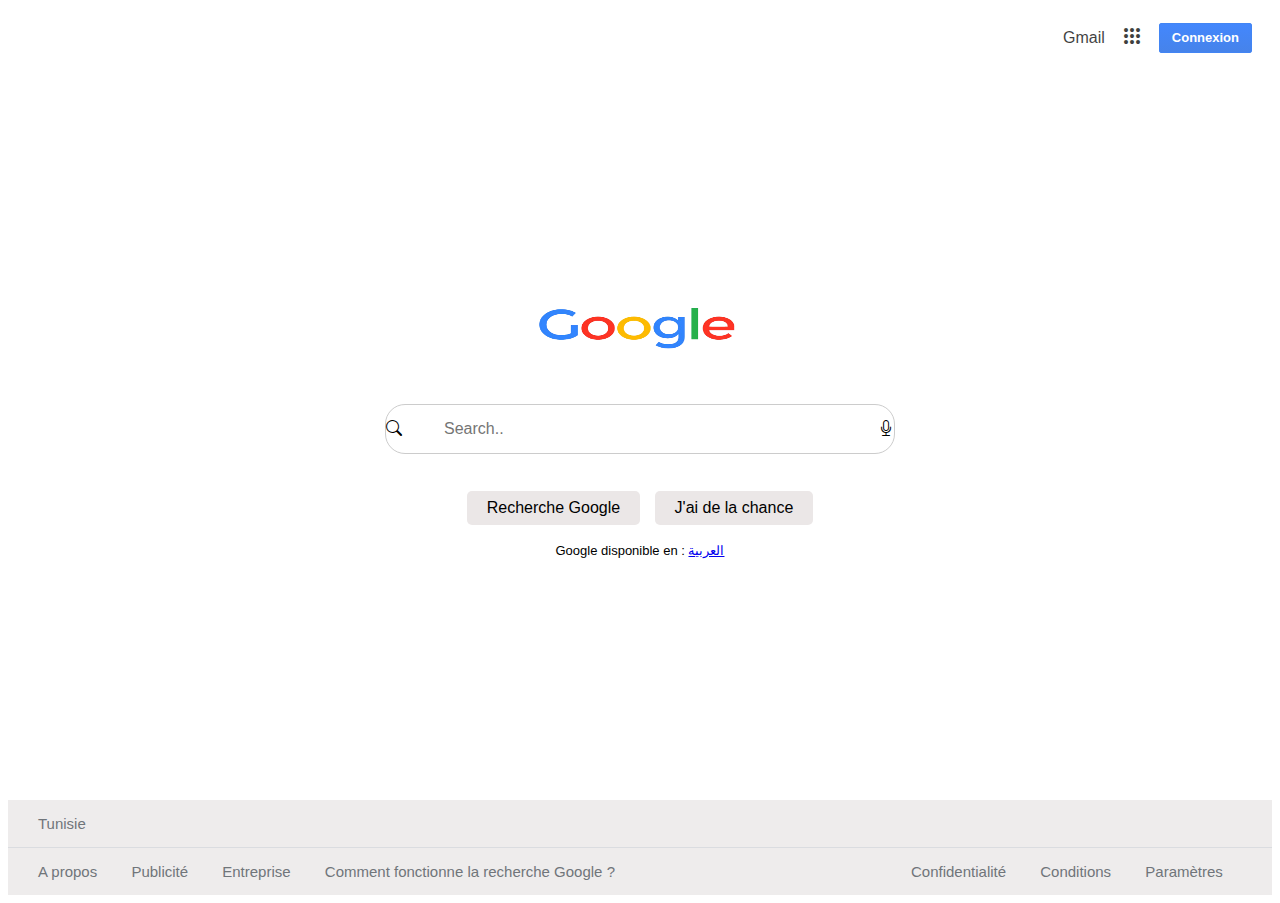
<file: Act-2.4/index.html>
<!DOCTYPE html>
<html lang="en">
<head>
    <meta charset="UTF-8">
    <meta http-equiv="X-UA-Compatible" content="IE=edge">
    <meta name="viewport" content="width=device-width, initial-scale=1.0">
    <link rel="stylesheet" href="https://fonts.googleapis.com/css2?family=Material+Symbols+Outlined:opsz,wght,FILL,GRAD@20..48,100..700,0..1,-50..200" />
    <link rel="stylesheet" href="https://cdn.jsdelivr.net/npm/bootstrap-icons@1.8.3/font/bootstrap-icons.css">
    <link rel="stylesheet" href="main.css">
    <title>Google</title>
    <link rel="icon" href="images/Google-Icon.jpg">
</head>

<header>
    <nav class="navBar">
        <div class="navItem">
            <a href="#" class="navLinks">Gmail</a>
        </div>
        <div class="navItem">    
            <a href="#"class="navLinks symbol"><span class="material-symbols-outlined ">
                apps
                </span>
            </a>
        </div>
        <div class="navItem">
            <button class="navButton">Connexion</button>
        </div>
    </nav>
</header>
<body>
    <div>
        <div class="content">
            <img  src="./images/Google-Logo.png" alt="logo" height="90" width="265" >

            <form>
                 <i class="bi bi-search"></i>
                 <input type="text" name="search" placeholder="Search..">
                 <i class="bi bi-mic"></i>
             </form>
             <div>
               <button> Recherche Google</button> 
               <button> J'ai de la chance</button> 
             </div>
             <p>Google disponible en : <a href="***"> العربية</a> </p>
        </div>
    </div>
</body>
<footer>
    <div class="country">Tunisie</div>
    <div class="footer-items">
        <div>
            <span>A propos</span>&nbsp;
            <span>Publicité</span>&nbsp;
            <span>Entreprise</span>&nbsp;
            <span>Comment fonctionne la recherche Google ?</span>&nbsp;
        </div>
        <div>
            <span>Confidentialité</span>&nbsp;
            <span>Conditions</span>&nbsp;
            <span>Paramètres</span>&nbsp;
        </div>
    </div>
</footer>
</html>
</file>
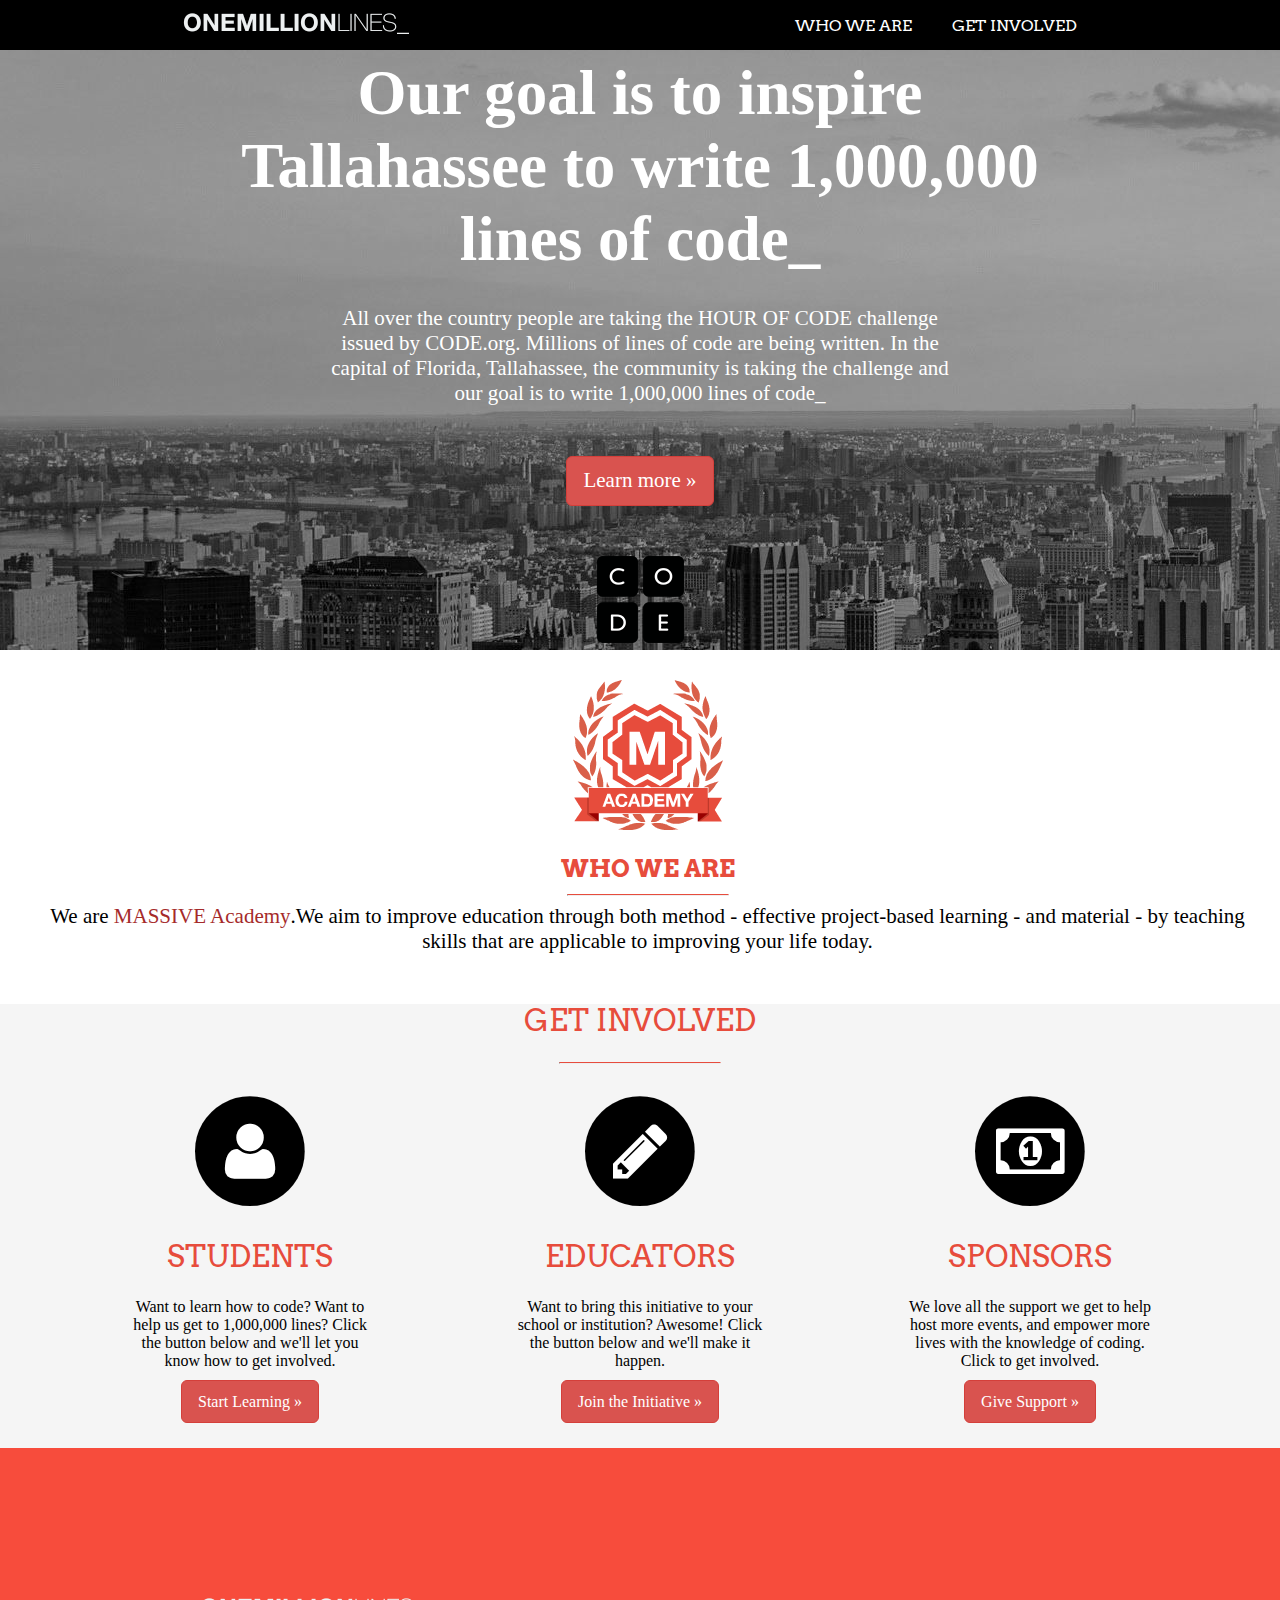
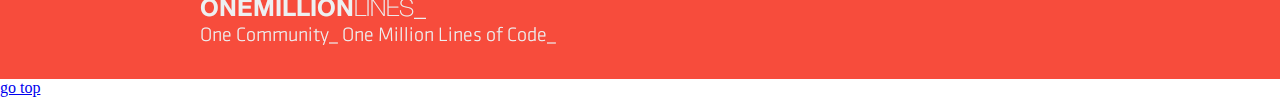
<file: Act-2.2/html-css-exercice-one-million-lines-master/index.html>
<!DOCTYPE html>
<html lang="en">
  <head>
    <meta charset="utf-8">
    <meta http-equiv="X-UA-Compatible" content="IE=edge">
    <meta name="viewport" content="width=device-width, initial-scale=1">
    <!-- The above 3 meta tags *must* come first in the head; any other head content must come *after* these tags -->
    <meta name="description" content="">
    <meta name="author" content="">

    <title>One Million Lines</title>

    <link rel="stylesheet" type="text/css" href="http://fonts.googleapis.com/css?family=Arvo">
    <link rel="stylesheet" type="text/css" href="fonts/font-awesome/css/font-awesome.min.css">


    <!-- Custom styles for this template -->
    <link href="css/custom.css" rel="stylesheet">
  </head>

  <body>

    <nav class="navbar">
        <div>
          <img src="images/top-logo.png" alt="top-logo">
        </div>
        <div class="navbar_items">
         
            <a href="">WHO WE ARE</a>
            <a href="">GET INVOLVED</a>
          
        </div>

    </nav>

    <div id="home">
      
        <h1>Our goal is to inspire<br>
        Tallahassee to write 1,000,000 <br>
        lines of code_
        </h1>
        <p>All over the country people are taking the <strong>HOUR OF CODE</strong> challenge issued by <strong>CODE.org</strong>. 
          Millions of lines of code are being written. In the capital of Florida, Tallahassee, 
          the community is taking the challenge and our goal is to write 1,000,000 lines of code_
        </p>
        <p>
          <a href="" class="btn">Learn more »</a>
        </p>
        <img src="images/code.png" alt="code">
      
    </div>

    <div id="who">
      <img src="images/academy-brand-med.png" alt="academy-brand-med">
      <h2>WHO WE ARE</h2>
      <hr>
      <p>
        We are <strong style="color:brown">MASSIVE Academy</strong>.We aim to improve education through both method - effective project-based learning - 
        and material - by teaching skills that are applicable to improving your life today.
      </p>
    </div><!-- /#who -->

    <div id="get-involved">
        
        <h2> GET INVOLVED </h2>
        <hr>
        <div class="container">
          <div>
            <span class="fa-stack fa-4x">
              <i class="fa fa-circle fa-stack-2x"></i>
              <i class="fa fa-user fa-stack-1x fa-inverse"></i>
            </span>
            <h3>STUDENTS</h3>
            <p>Want to learn how to code? Want to help us get to 1,000,000 lines? Click the button below and we'll let you know how to get involved.</p>
            <p><a href="" class="btn">Start Learning »</a></p>
          </div>
          <div>
            <span class="fa-stack fa-4x">
              <i class="fa fa-circle fa-stack-2x"></i>
              <i class="fa fa-pencil fa-stack-1x fa-inverse"></i>
            </span>
            <h3>EDUCATORS</h3>
            <p>Want to bring this initiative to your school or institution? Awesome! Click the button below and we'll make it happen.</p>
            <p><a href="" class="btn">Join the Initiative »</a></p>
          </div>
          <div>
            <span class="fa-stack fa-4x">
              <i class="fa fa-circle fa-stack-2x"></i>
              <i class="fa fa-money fa-stack-1x fa-inverse"></i>
            </span>
            <h3>SPONSORS</h3>
            <p>We love all the support we get to help host more events, and empower more lives with the knowledge of coding. Click to get involved.</p>
            <p><a href="" class="btn">Give Support »</a></p>
          </div>   
     </div>
      
      
    </div><!-- /#get-involved -->

    <footer>
      <div>
        <img src="images/one-million-bottom-brand.png" alt=""one-million>
      </div>
    </footer>

    <div id="back-to-top">
      <a href="#home">go top </a>
    </div><!-- /#back-to-top -->

  </body>
</html>
</file>
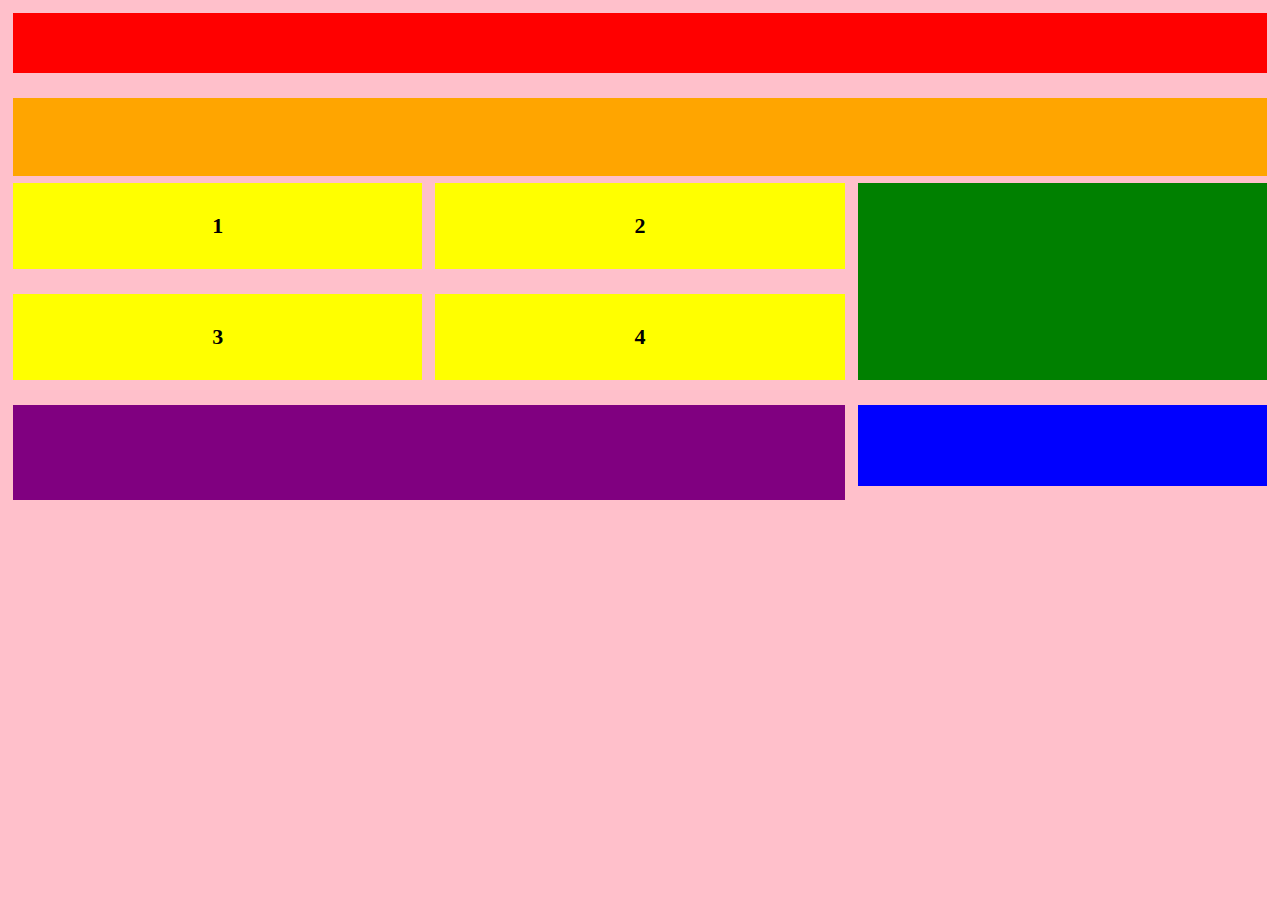
<file: Act-2.2/accordeon.html>
<!DOCTYPE html>
<html lang="en">
<head>
    <meta charset="UTF-8">
    <meta http-equiv="X-UA-Compatible" content="IE=edge">
    <meta name="viewport" content="width=device-width, initial-scale=1.0">
    <link rel="stylesheet" href="accordeon.css">
    <title>Accordeon</title>
</head>
<body>
    <div class="container">
       <div class="child child1"></div>
       <div class="child child2"></div>
       <div class="child child3">1</div>
       <div class="child child4">2</div>
       <div class="child child5"></div>
       <div class="child child6">3</div>
       <div class="child child7">4</div>
       <div class="child child8"></div>
       <div class="child child9"></div>
       <div class="child child10"></div>
      
    </div>
</body>
</html>
</file>
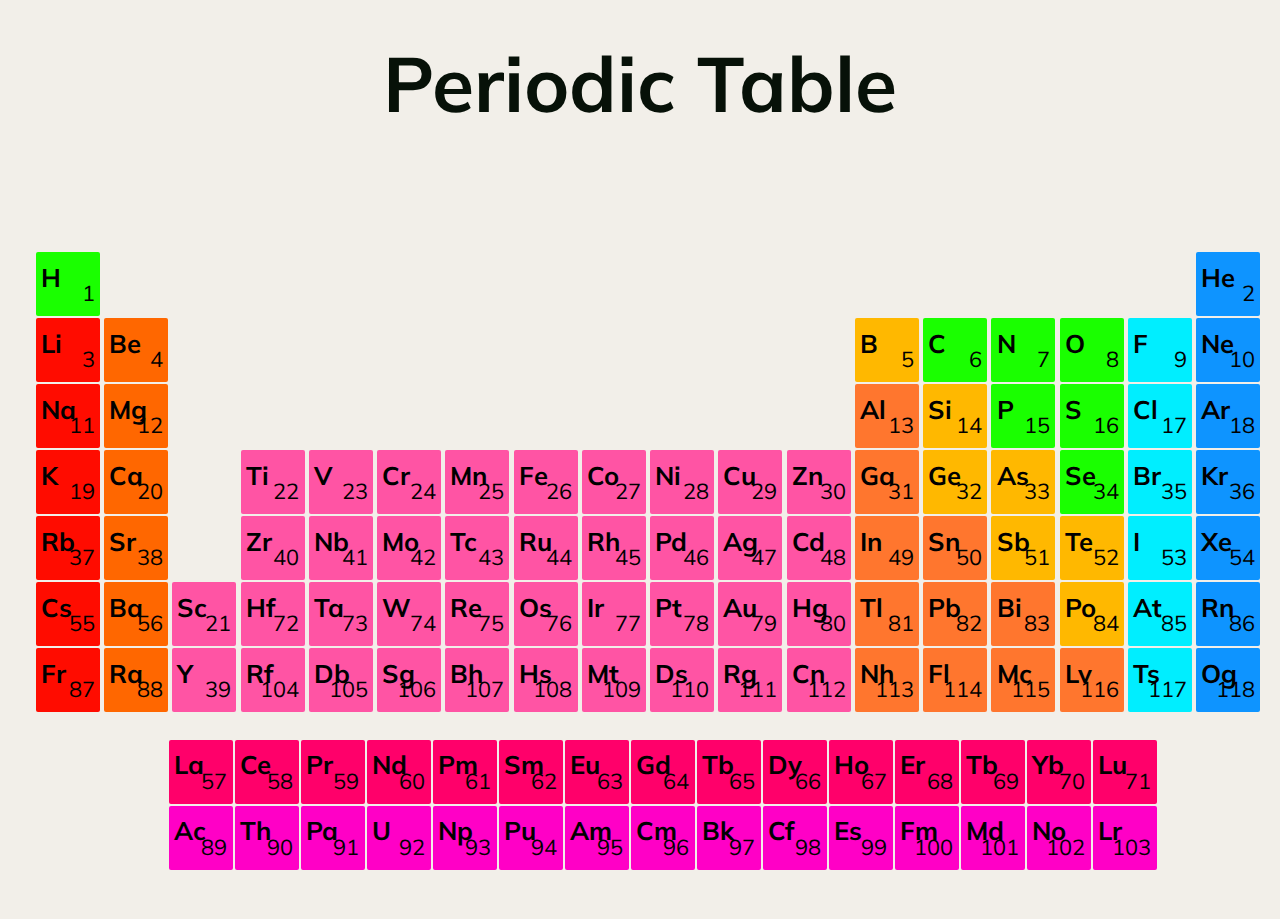
<file: Act-2.2/responsiveMendeleiv.html>
<!DOCTYPE html>
<html lang="en">
<head>
    <meta charset="UTF-8">
    <meta http-equiv="X-UA-Compatible" content="IE=edge">
    <meta name="viewport" content="width=device-width, initial-scale=1.0">
    <link rel="stylesheet" href="responsiveMendeleiv.css">
    <title>Periodic Table</title>
</head>
<body>
    <div class="top">
        <h1 class="title">Periodic Table</h1>
        <div class="group-label"></div>
      </div>
      <div class="full-table">
        <div class="main-table">
          <div class="group">
            <div class="element other-non-metal">
              <p class="number">1</p>
              <h1 class="symbol">H</h1>
            </div>
            <div class="element alkali-metal">
              <p class="number">3</p>
              <h1 class="symbol">Li</h1>
            </div>
            <div class="element alkali-metal">
              <p class="number">11</p>
              <h1 class="symbol">Na</h1>
            </div>
            <div class="element alkali-metal">
              <p class="number">19</p>
              <h1 class="symbol">K</h1>
            </div>
            <div class="element alkali-metal">
              <p class="number">37</p>
              <h1 class="symbol">Rb</h1>
            </div>
            <div class="element alkali-metal">
              <p class="number">55</p>
              <h1 class="symbol">Cs</h1>
            </div>
            <div class="element alkali-metal">
              <p class="number">87</p>
              <h1 class="symbol">Fr</h1>
            </div>
          </div>
          <div class="group">
            <div class="element alkaline-earth-metal">
              <p class="number">4</p>
              <h1 class="symbol">Be</h1>
            </div>
            <div class="element alkaline-earth-metal">
              <p class="number">12</p>
              <h1 class="symbol">Mg</h1>
            </div>
            <div class="element alkaline-earth-metal">
              <p class="number">20</p>
              <h1 class="symbol">Ca</h1>
            </div>
            <div class="element alkaline-earth-metal">
              <p class="number">38</p>
              <h1 class="symbol">Sr</h1>
            </div>
            <div class="element alkaline-earth-metal">
              <p class="number">56</p>
              <h1 class="symbol">Ba</h1>
            </div>
            <div class="element alkaline-earth-metal">
              <p class="number">88</p>
              <h1 class="symbol">Ra</h1>
            </div>
          </div>
          <div class="group">
            <div class="element transition-metal">
              <p class="number">21</p>
              <h1 class="symbol">Sc</h1>
            </div>
            <div class="element transition-metal">
              <p class="number">39</p>
              <h1 class="symbol">Y</h1>
            </div>
            <a id="lanthanoids-holder" class="holder" title="Lanthanoids" href="https://www.dylanbyars.com"></a>
            <a id="actinoids-holder" class="holder" title="Actinoids" href="https://github.com/dbyars">
            </a>
          </div>
          <div class="group">
            <div class="element transition-metal">
              <p class="number">22</p>
              <h1 class="symbol">Ti</h1>
            </div>
            <div class="element transition-metal">
              <p class="number">40</p>
              <h1 class="symbol">Zr</h1>
            </div>
            <div class="element transition-metal">
              <p class="number">72</p>
              <h1 class="symbol">Hf</h1>
            </div>
            <div class="element transition-metal">
              <p class="number">104</p>
              <h1 class="symbol">Rf</h1>
            </div>
          </div>
          <div class="group">
            <div class="element transition-metal">
              <p class="number">23</p>
              <h1 class="symbol">V</h1>
            </div>
            <div class="element transition-metal">
              <p class="number">41</p>
              <h1 class="symbol">Nb</h1>
            </div>
            <div class="element transition-metal">
              <p class="number">73</p>
              <h1 class="symbol">Ta</h1>
            </div>
            <div class="element transition-metal">
              <p class="number">105</p>
              <h1 class="symbol">Db</h1>
            </div>
          </div>
          <div class="group">
            <div class="element transition-metal">
              <p class="number">24</p>
              <h1 class="symbol">Cr</h1>
            </div>
            <div class="element transition-metal">
              <p class="number">42</p>
              <h1 class="symbol">Mo</h1>
            </div>
            <div class="element transition-metal">
              <p class="number">74</p>
              <h1 class="symbol">W</h1>
            </div>
            <div class="element transition-metal">
              <p class="number">106</p>
              <h1 class="symbol">Sg</h1>
            </div>
          </div>
          <div class="group">
            <div class="element transition-metal">
              <p class="number">25</p>
              <h1 class="symbol">Mn</h1>
            </div>
            <div class="element transition-metal">
              <p class="number">43</p>
              <h1 class="symbol">Tc</h1>
            </div>
            <div class="element transition-metal">
              <p class="number">75</p>
              <h1 class="symbol">Re</h1>
            </div>
            <div class="element transition-metal">
              <p class="number">107</p>
              <h1 class="symbol">Bh</h1>
            </div>
          </div>
          <div class="group">
            <div class="element transition-metal">
              <p class="number">26</p>
              <h1 class="symbol">Fe</h1>
            </div>
            <div class="element transition-metal">
              <p class="number">44</p>
              <h1 class="symbol">Ru</h1>
            </div>
            <div class="element transition-metal">
              <p class="number">76</p>
              <h1 class="symbol">Os</h1>
            </div>
            <div class="element transition-metal">
              <p class="number">108</p>
              <h1 class="symbol">Hs</h1>
            </div>
          </div>
          <div class="group">
            <div class="element transition-metal">
              <p class="number">27</p>
              <h1 class="symbol">Co</h1>
            </div>
            <div class="element transition-metal">
              <p class="number">45</p>
              <h1 class="symbol">Rh</h1>
            </div>
            <div class="element transition-metal">
              <p class="number">77</p>
              <h1 class="symbol">Ir</h1>
            </div>
            <div class="element transition-metal">
              <p class="number">109</p>
              <h1 class="symbol">Mt</h1>
            </div>
          </div>
          <div class="group">
            <div class="element transition-metal">
              <p class="number">28</p>
              <h1 class="symbol">Ni</h1>
            </div>
            <div class="element transition-metal">
              <p class="number">46</p>
              <h1 class="symbol">Pd</h1>
            </div>
            <div class="element transition-metal">
              <p class="number">78</p>
              <h1 class="symbol">Pt</h1>
            </div>
            <div class="element transition-metal">
              <p class="number">110</p>
              <h1 class="symbol">Ds</h1>
            </div>
          </div>
          <div class="group">
            <div class="element transition-metal">
              <p class="number">29</p>
              <h1 class="symbol">Cu</h1>
            </div>
            <div class="element transition-metal">
              <p class="number">47</p>
              <h1 class="symbol">Ag</h1>
            </div>
            <div class="element transition-metal">
              <p class="number">79</p>
              <h1 class="symbol">Au</h1>
            </div>
            <div class="element transition-metal">
              <p class="number">111</p>
              <h1 class="symbol">Rg</h1>
            </div>
          </div>
          <div class="group">
            <div class="element transition-metal">
              <p class="number">30</p>
              <h1 class="symbol">Zn</h1>
            </div>
            <div class="element transition-metal">
              <p class="number">48</p>
              <h1 class="symbol">Cd</h1>
            </div>
            <div class="element transition-metal">
              <p class="number">80</p>
              <h1 class="symbol">Hg</h1>
            </div>
            <div class="element transition-metal">
              <p class="number">112</p>
              <h1 class="symbol">Cn</h1>
            </div>
          </div>
          <div class="group">
            <div class="element metalloid">
              <p class="number">5</p>
              <h1 class="symbol">B</h1>
            </div>
            <div class="element post-transition-metal">
              <p class="number">13</p>
              <h1 class="symbol">Al</h1>
            </div>
            <div class="element post-transition-metal">
              <p class="number">31</p>
              <h1 class="symbol">Ga</h1>
            </div>
            <div class="element post-transition-metal">
              <p class="number">49</p>
              <h1 class="symbol">In</h1>
            </div>
            <div class="element post-transition-metal">
              <p class="number">81</p>
              <h1 class="symbol">Tl</h1>
            </div>
            <div class="element post-transition-metal">
              <p class="number">113</p>
              <h1 class="symbol">Nh</h1>
            </div>
          </div>
          <div class="group">
            <div class="element other-non-metal">
              <p class="number">6</p>
              <h1 class="symbol">C</h1>
            </div>
            <div class="element metalloid">
              <p class="number">14</p>
              <h1 class="symbol">Si</h1>
            </div>
            <div class="element metalloid">
              <p class="number">32</p>
              <h1 class="symbol">Ge</h1>
            </div>
            <div class="element post-transition-metal">
              <p class="number">50</p>
              <h1 class="symbol">Sn</h1>
            </div>
            <div class="element post-transition-metal">
              <p class="number">82</p>
              <h1 class="symbol">Pb</h1>
            </div>
            <div class="element post-transition-metal">
              <p class="number">114</p>
              <h1 class="symbol">Fl</h1>
            </div>
          </div>
          <div class="group">
            <div class="element other-non-metal">
              <p class="number">7</p>
              <h1 class="symbol">N</h1>
            </div>
            <div class="element other-non-metal">
              <p class="number">15</p>
              <h1 class="symbol">P</h1>
            </div>
            <div class="element metalloid">
              <p class="number">33</p>
              <h1 class="symbol">As</h1>
            </div>
            <div class="element metalloid">
              <p class="number">51</p>
              <h1 class="symbol">Sb</h1>
            </div>
            <div class="element post-transition-metal">
              <p class="number">83</p>
              <h1 class="symbol">Bi</h1>
            </div>
            <div class="element post-transition-metal">
              <p class="number">115</p>
              <h1 class="symbol">Mc</h1>
            </div>
          </div>
          <div class="group">
            <div class="element other-non-metal">
              <p class="number">8</p>
              <h1 class="symbol">O</h1>
            </div>
            <div class="element other-non-metal">
              <p class="number">16</p>
              <h1 class="symbol">S</h1>
            </div>
            <div class="element other-non-metal">
              <p class="number">34</p>
              <h1 class="symbol">Se</h1>
            </div>
            <div class="element metalloid">
              <p class="number">52</p>
              <h1 class="symbol">Te</h1>
            </div>
            <div class="element metalloid">
              <p class="number">84</p>
              <h1 class="symbol">Po</h1>
            </div>
            <div class="element post-transition-metal">
              <p class="number">116</p>
              <h1 class="symbol">Lv</h1>
            </div>
          </div>
          <div class="group">
            <div class="element halogen">
              <p class="number">9</p>
              <h1 class="symbol">F</h1>
            </div>
            <div class="element halogen">
              <p class="number">17</p>
              <h1 class="symbol">Cl</h1>
            </div>
            <div class="element halogen">
              <p class="number">35</p>
              <h1 class="symbol">Br</h1>
            </div>
            <div class="element halogen">
              <p class="number">53</p>
              <h1 class="symbol">I</h1>
            </div>
            <div class="element halogen">
              <p class="number">85</p>
              <h1 class="symbol">At</h1>
            </div>
            <div class="element halogen">
              <p class="number">117</p>
              <h1 class="symbol">Ts</h1>
            </div>
          </div>
          <div class="group">
            <div class="element noble-gas">
              <p class="number">2</p>
              <h1 class="symbol">He</h1>
            </div>
            <div class="element noble-gas">
              <p class="number">10</p>
              <h1 class="symbol">Ne</h1>
            </div>
            <div class="element noble-gas">
              <p class="number">18</p>
              <h1 class="symbol">Ar</h1>
            </div>
            <div class="element noble-gas">
              <p class="number">36</p>
              <h1 class="symbol">Kr</h1>
            </div>
            <div class="element noble-gas">
              <p class="number">54</p>
              <h1 class="symbol">Xe</h1>
            </div>
            <div class="element noble-gas">
              <p class="number">86</p>
              <h1 class="symbol">Rn</h1>
            </div>
            <div class="element noble-gas">
              <p class="number">118</p>
              <h1 class="symbol">Og</h1>
            </div>
          </div>
        </div>
        <div class="f-block">
          <div id="lanthanoids" class="series">
            <div class="element rare-earth">
              <p class="number">57</p>
              <h1 class="symbol">La</h1>
            </div>
            <div class="element rare-earth">
              <p class="number">58</p>
              <h1 class="symbol">Ce</h1>
            </div>
            <div class="element rare-earth">
              <p class="number">59</p>
              <h1 class="symbol">Pr</h1>
            </div>
            <div class="element rare-earth">
              <p class="number">60</p>
              <h1 class="symbol">Nd</h1>
            </div>
            <div class="element rare-earth">
              <p class="number">61</p>
              <h1 class="symbol">Pm</h1>
            </div>
            <div class="element rare-earth">
              <p class="number">62</p>
              <h1 class="symbol">Sm</h1>
            </div>
            <div class="element rare-earth">
              <p class="number">63</p>
              <h1 class="symbol">Eu</h1>
            </div>
            <div class="element rare-earth">
              <p class="number">64</p>
              <h1 class="symbol">Gd</h1>
            </div>
            <div class="element rare-earth">
              <p class="number">65</p>
              <h1 class="symbol">Tb</h1>
            </div>
            <div class="element rare-earth">
              <p class="number">66</p>
              <h1 class="symbol">Dy</h1>
            </div>
            <div class="element rare-earth">
              <p class="number">67</p>
              <h1 class="symbol">Ho</h1>
            </div>
            <div class="element rare-earth">
              <p class="number">68</p>
              <h1 class="symbol">Er</h1>
            </div>
            <div class="element rare-earth">
              <p class="number">69</p>
              <h1 class="symbol">Tb</h1>
            </div>
            <div class="element rare-earth">
              <p class="number">70</p>
              <h1 class="symbol">Yb</h1>
            </div>
            <div class="element rare-earth">
              <p class="number">71</p>
              <h1 class="symbol">Lu</h1>
            </div>
          </div>
          <div id="actinoids" class="series">
            <div class="element actinoid">
              <p class="number">89</p>
              <h1 class="symbol">Ac</h1>
            </div>
            <div class="element actinoid">
              <p class="number">90</p>
              <h1 class="symbol">Th</h1>
            </div>
            <div class="element actinoid">
              <p class="number">91</p>
              <h1 class="symbol">Pa</h1>
            </div>
            <div class="element actinoid">
              <p class="number">92</p>
              <h1 class="symbol">U</h1>
            </div>
            <div class="element actinoid">
              <p class="number">93</p>
              <h1 class="symbol">Np</h1>
            </div>
            <div class="element actinoid">
              <p class="number">94</p>
              <h1 class="symbol">Pu</h1>
            </div>
            <div class="element actinoid">
              <p class="number">95</p>
              <h1 class="symbol">Am</h1>
            </div>
            <div class="element actinoid">
              <p class="number">96</p>
              <h1 class="symbol">Cm</h1>
            </div>
            <div class="element actinoid">
              <p class="number">97</p>
              <h1 class="symbol">Bk</h1>
            </div>
            <div class="element actinoid">
              <p class="number">98</p>
              <h1 class="symbol">Cf</h1>
            </div>
            <div class="element actinoid">
              <p class="number">99</p>
              <h1 class="symbol">Es</h1>
            </div>
            <div class="element actinoid">
              <p class="number">100</p>
              <h1 class="symbol">Fm</h1>
            </div>
            <div class="element actinoid">
              <p class="number">101</p>
              <h1 class="symbol">Md</h1>
            </div>
            <div class="element actinoid">
              <p class="number">102</p>
              <h1 class="symbol">No</h1>
            </div>
            <div class="element actinoid">
              <p class="number">103</p>
              <h1 class="symbol">Lr</h1>
            </div>
          </div>
        </div>
      </div>
  
</body>
</html>
</file>
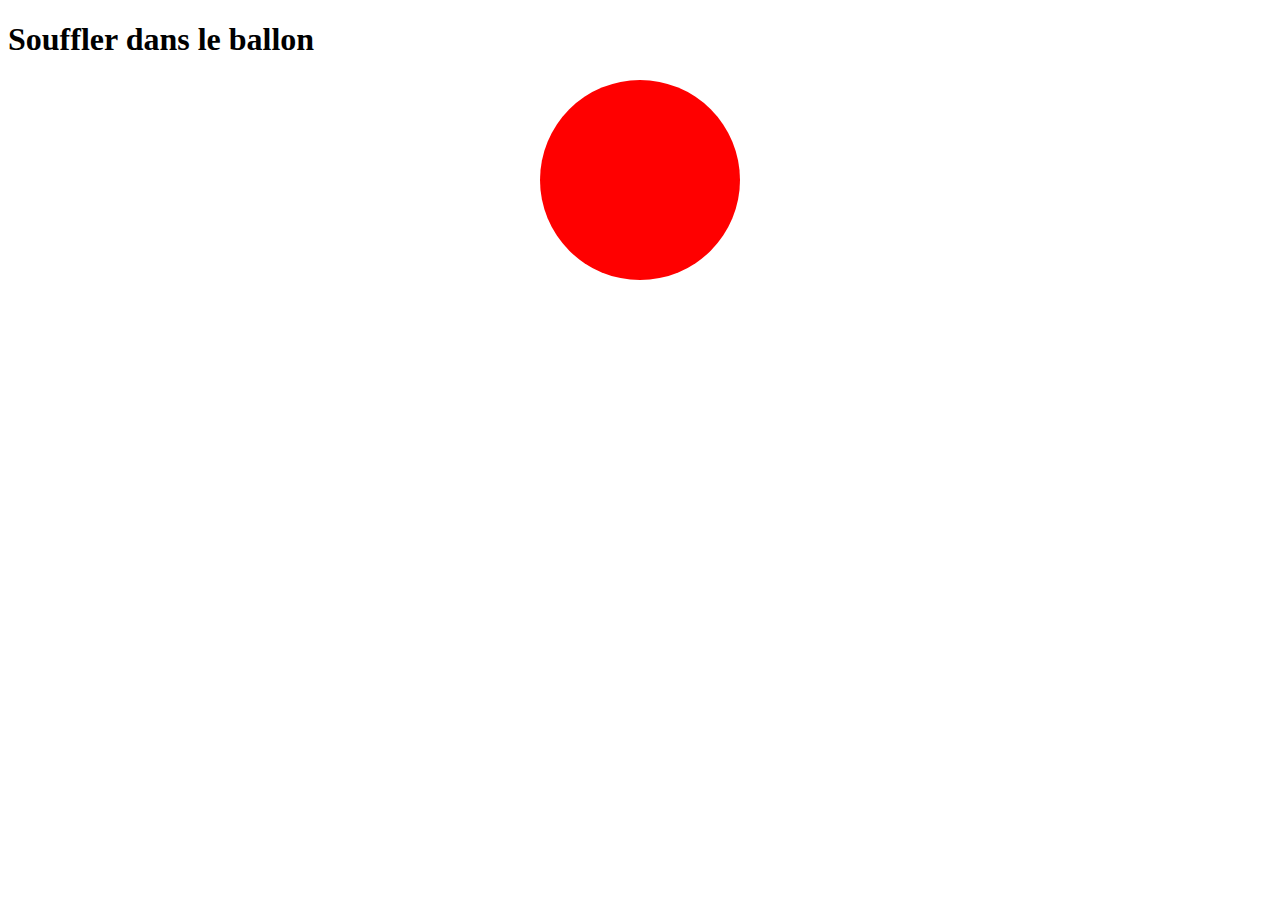
<file: Act-2.5/Act2.5.3/ballon.html>
<!DOCTYPE html>
<html lang="en">
<head>
    <meta charset="UTF-8">
    <meta http-equiv="X-UA-Compatible" content="IE=edge">
    <meta name="viewport" content="width=device-width, initial-scale=1.0">
    <title>Document</title>
    <script src="https://code.jquery.com/jquery-3.6.0.min.js" integrity="sha256-/xUj+3OJU5yExlq6GSYGSHk7tPXikynS7ogEvDej/m4=" crossorigin="anonymous"></script>
</head>
<body>
    <h1 >Souffler dans le ballon</h1>
    <div class="ballon" style="display: box;width:200px;height:200px;background-color:red;border-radius:50%;margin: auto;"></div>


    <script>
      let nbpixel=200;
      let colors=['red', 'green', 'blue'];
      let i=0;
        $(document).ready(
            
            $('.ballon').on('click', function() {
                //alert("Quelqu'un a cliqué sur le ballon!")
                
                i++;
                if(i==3){
                    i=0;
                }
                    //console.log(i);
                    $(this).css('background-color',colors[i]);
                    if(nbpixel<420){
                         
                        $(this).height(nbpixel);
                        console.log($(this).height())
                        $(this).width(nbpixel);
                        nbpixel+=10;
                    }else {
                        nbpixel=200;
                    }
                
             }
            ),

            $('.ballon').on('mouseleave',(function() {
                //alert("Quelqu'un a cliqué sur le ballon!")
                if (nbpixel > 200) {
                $(this).width(nbpixel-=5);
                $(this).height(nbpixel-=5);
                if(i == 0){
                    i = 2;
                }else{
                    i = i - 1;
                }
                $(this).css('background-color', colors[i]);
            }
 
        }) )
   
         )


    </script>
    
</body>
</html>
</file>
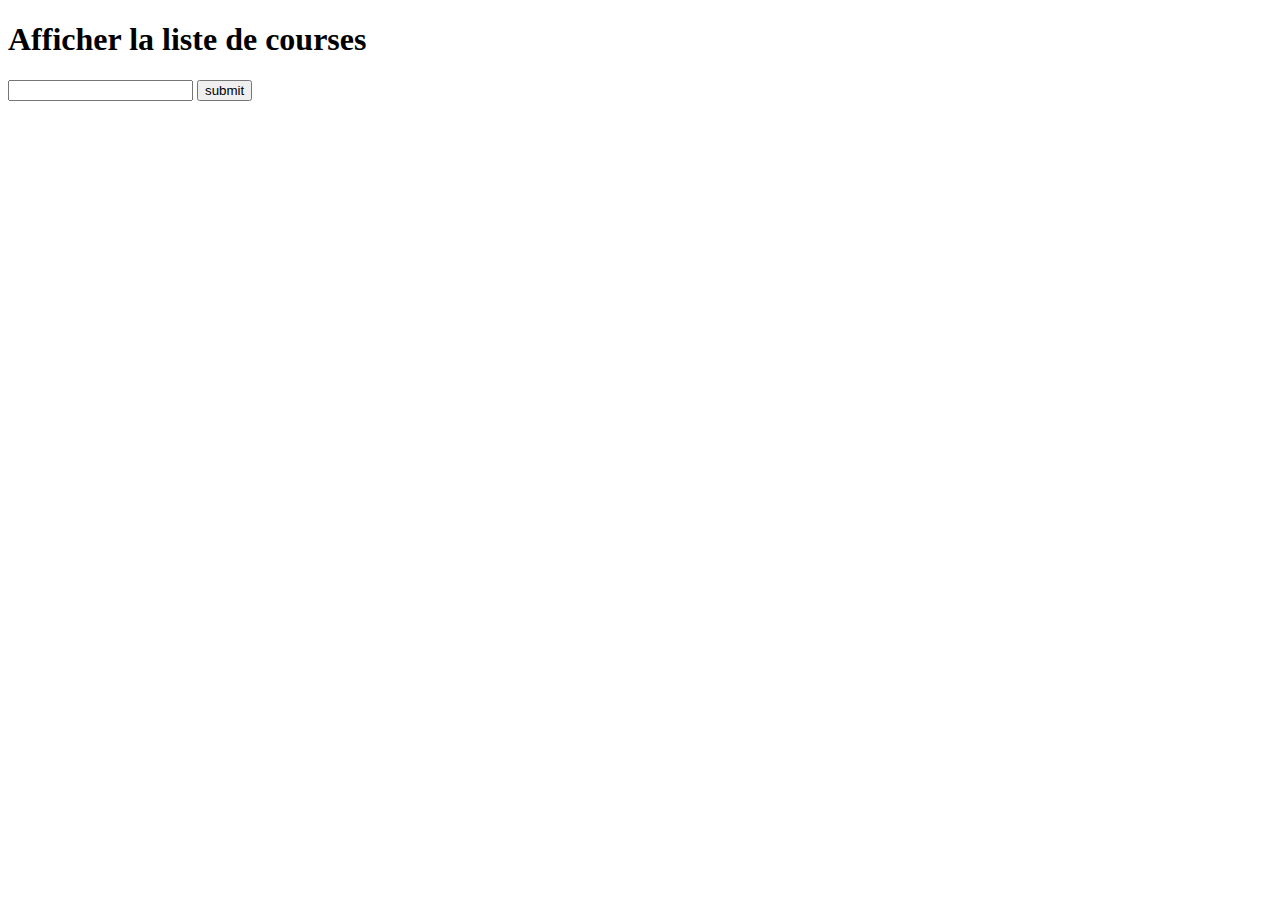
<file: Act-2.5/ex01/courses.html>
<!DOCTYPE html>
<html lang="en">
<head>
    <meta charset="UTF-8">
    <meta http-equiv="X-UA-Compatible" content="IE=edge">
    <meta name="viewport" content="width=device-width, initial-scale=1.0">
    <title>Document</title>
</head>
<body>
    <h1>Afficher la liste de courses</h1>
  
        <input type="text" type='text' id='ideas'>
        <input type='button' id='submit' value="submit">
        <div id='results'>
            <ul></ul>
        </div>
    </form>

    <script>

        var resultats = document.getElementById("results");
        var submit = document.getElementById("submit");
        var input = document.getElementById("ideas");

        submit.addEventListener('click',()=>{
                resultats.innerHTML += "<li>" + input.value + "</li>";
                input.value="";
        })

    </script>
</body>
</html>
</file>
<file: Act-2.4/main.css>
.navButton {
  padding-left: 15px;
  border: 1px solid #4285f4;
  font-weight: bold;
  outline: none;
  color: #fff;
  cursor: pointer;
  background: -webkit-linear-gradient(top, #4387fd, #4683ea);
  border-radius: 2px;
  line-height: 28px;
  padding: 0 12px;
  font-family: arial, sans-serif;
  font-size: 13px;
  margin-left: 15px;
}
.navButton:hover {
  background: -webkit-linear-gradient(top, #6b9ffa, #6d99e6);
}

.navBar {
  display: flex;
  flex-direction: row;
  justify-content: flex-end;
  align-items: center;
  padding-top: 15px;
  padding-right: 20px;
}
.navBar .navLinks {
  padding-left: 15px;
  cursor: pointer;
  color: #000;
  opacity: 0.75;
  text-decoration: none;
  font-family: arial, sans-serif;
}
.navBar .navLinks:hover {
  text-decoration: underline;
}
.navBar .navLinks .symbol :hover {
  background-color: grey;
}

.content {
  display: flex;
  justify-content: center;
  flex-direction: column;
  align-items: center;
  min-height: 83vh;
  font-family: arial;
}
.content form {
  display: flex;
  justify-content: center;
  align-items: center;
  width: 510px;
  height: 50px;
  box-sizing: border-box;
  border: 1px solid #ccc;
  border-radius: 20px;
  margin: 2rem;
}
.content form input[type=text] {
  width: 500px;
  box-sizing: border-box;
  border: 2px solid white;
  border-radius: 2rem;
  font-size: 16px;
  background-color: white;
  background-position: 10px 10px;
  background-repeat: no-repeat;
  padding: 12px 20px 12px 40px;
}
.content button {
  background-color: rgb(235, 231, 231);
  border: none;
  padding: 8px 20px;
  margin: 5px;
  color: black;
  font-size: medium;
  border-radius: 5px;
  outline: none;
  cursor: pointer;
}
.content button:hover {
  border: 1px solid rgb(172, 170, 170);
}
.content p {
  font-size: small;
}

footer {
  background-color: rgb(238, 236, 236);
  color: #70757a;
  font-size: 15px;
  font-family: arial, sans-serif;
}
footer .country {
  border-bottom: 1px solid #dadce0;
  padding: 15px 30px;
}
footer .footer-items {
  padding: 15px 30px;
  display: flex;
  justify-content: space-between;
}
footer .footer-items div {
  display: flex;
  gap: 15px;
}
footer .footer-items span:hover {
  cursor: pointer;
  text-decoration: underline;
}/*# sourceMappingURL=main.css.map */
</file>
<file: Act-2.2/html-css-exercice-one-million-lines-master/css/custom.css>
*{
    margin: 0ex;
}
.navbar{
    display:flex;
    flex-direction: row;
    justify-content: space-around;
    align-items: center;
    background-color: black;
    height: 50px;
    font-family: 'Arvo',courier,serif;
   
}
.navbar_items{
    display: flex;
    flex-direction: row;
    justify-content: space-between;
}
.navbar_items a {
    text-decoration: none;
    margin: 0 20px ;
    padding: 0;
    color: white;
}
#home{
    display: flex;
    flex-direction: column;
    justify-content: center;
    align-items: center;
    text-align: center;
    background-image: url(../images/hero-image.jpg);
    color: white;
    height: 600px;
    
}
#home a{
    text-decoration: none;
    margin: 20px;
}
#home h1{
    font-size: 44px;
    margin-bottom: 30px;
    
}
#home p{
    padding: 0 10px;
    font-weight: 100;
    margin-bottom: 30px;
    font-size: 21px;
    width: 50%;
    
}
.btn {
    display: inline-block;
    margin-bottom: 0;
    font-weight: 400;
    text-align: center;
    vertical-align: middle;
    cursor: pointer;
    border: 1px solid transparent;
    color: white;
    background-color: #d9534f;
    border-color: #d43f3a;
    padding: 10px 16px;
    line-height: 1.33;
    border-radius: 6px;
    text-decoration: none;
}
#who{
    text-align: center;
    padding: 30px 15px 15px 30px;

}
#who h2{
    color:#e74c3c;
    font-family: 'Arvo',courier,serif;
    text-transform: uppercase;
    margin-top: 20px;
    margin-bottom: 10px;
}
 hr{
    border-top:1px solid #e74c3d;
    width:160px;
    margin-top: 15px;
    margin-bottom: 20px;
    display: block;
    unicode-bidi: isolate;
    margin-block-start: 0.5em;
    margin-block-end: 0.5em;
    margin-inline-start: auto;
    margin-inline-end: auto;
    overflow: hidden;
}
#who p{
    display: block;
    margin-block-start: 1em;
    margin-block-end: 1em;
    margin-inline-start: 0px;
    margin-inline-end: 0px;
    font-size: 21px;
    font-weight: 300;
    margin: 0 0 10px;
}
 #get-involved{
    background-color: #f5f5f5;
    text-align: center;
    
} 

 #get-involved h2,h3{
    margin-top: 10px;
    margin-bottom: 10px;
    font-weight: 500;
    line-height: 1.1;
    box-sizing: border-box;
    display: block;
    margin-block-start: 0.83em;
    margin-block-end: 0.83em;
    margin-inline-start: 0px;
    margin-inline-end: 0px;
    font-size: 30px;
    color: #e74c3c;
    font-family: 'Arvo', courier, serif;
    text-transform: uppercase;
    text-align: center;
}  


.container{
    display: flex;
    flex-direction: row;
    justify-content: space-around;
    align-items: center;
    width: 1170px;
    margin-right: auto;
    margin-left: auto;
    padding: 15px;
}

.container p{
    align-self: center;
    width: 250px;
    margin-bottom: 10px;
}

footer {

    background-color: #f74c3c;
    padding-top: 150px;
    padding-bottom: 30px;
    margin-right: auto;
    margin-left: auto;
    padding-left: 200px;
    padding-right: 15px;

}
@media screen and (max-width:767px){
    #home h1{
        font-size: 20px;
        margin-top: 5px;
    }
    #home p{
        font-size: 16px;
        padding: 0;
    }
    .navbar_items{
        display: none;
    }
    .container{
        display: flex;
        flex-direction: column;
        justify-content: space-around;
        align-items: center;
        min-height: 1px;
        padding-left: 15px;
        padding-right: 15px;
        width: 0%;
        
    }
    footer{
        padding-left: 20px;
    }

}


@media screen and (min-width:768px) and (max-width:991px){
    #home h1{
        font-size: 44px;
        margin-bottom: 30px;
    }
    #home p{
        padding: 0 10px;
        font-weight: 100;
        font-size: 21px;
    }
    .container{
        display: flex;
        flex-direction: column;
        justify-content: space-around;
        align-items: center;
        min-height: 1px;
        padding-left: 15px;
        padding-right: 15px;
        width: 0%;
    }
    #get-involved{
        padding-top: 20px;
        padding-bottom: 20px;
    }
    #get-involved{
        font-size: 21px;
        font-weight: 300;
    }
    #who p{
        
        text-align: center;
    }
    .container p{
        align-self: center;
        margin-bottom: 10px;
        width:400px
    }
   

}

@media screen and (min-width:1199px){
    #home h1{
        font-size: 63px;
        margin-bottom: 30px;
    }
    #home p{
        margin-bottom: 30px;
        font-weight: 100;
        padding: 0 50px;
        font-size: 21px;
    }
}
</file>
<file: Act-2.2/accordeon.css>
*{
    background-color: pink;

}

.child{

    color: black;
    background-color: aliceblue;
    font-weight: bolder;
    font-size: 22px;
    text-align: center;
    margin: 5px;
    padding: 30px;

}
.container{
    display: grid;
    grid-template-columns: repeat(3,1fr);
    grid-template-rows: repeat(10,auto);
    gap: 15px 3px;
    justify-content: baseline;
}
.child1{
    grid-column: 1/4;
    background-color: red;
}

@media screen and (max-width:767px) {
    .child3{
        grid-column: 1/4;
        grid-row: 2/3;
        background-color: yellow;
        height: 25%;
    }
    .child2{
        grid-column: 1/4;
        grid-row: 3/4;
        background-color: orange;
        height: 25%;
    }
    .child5{
        grid-column: 1/4;
        grid-row: 4/5;
        background-color: green;
        height: 25%;
    }
    .child9{
        grid-column: 1/4;
        grid-row: 5/6;
        background-color: purple;
        height: 25%;
           
    }
    .child8{
        grid-column: 1/4;
        grid-row: 6/7;
        background-color: blue;
        height: 25%;
           
    }
    .child4,.child6,.child7,.child10{
        display: none;
    }
    
}
@media screen and (min-width:767px)and (max-width:1023px) {
    .child2{
        grid-column: 1/3;
        grid-row: 2/3;
        background-color: orange;
        height: 25%;
        margin-bottom: 10px;
    }
    .child5{
        grid-column: 3/4;
        grid-row: 2/3;
        background-color: green; 
        height: 25%; 
        margin-bottom: 10px;  
    }
    .child3{
        grid-column: 1/4;
        grid-row: 3/4;
        background-color: yellow;
        height: 25%;
    }
    .child9{
        grid-column: 1/4;
        grid-row: 4/5;
        background-color: purple;
        height: 60%;
        margin-bottom: 100px;
           
    }
    .child8{
        grid-column: 1/4;
        grid-row: 5/6;
        background-color: blue;
        height: 20%;      
    }
    .child4,.child6,.child7,.child10{
        display: none;
    }
    

}
@media screen and (min-width:1024px) {
    .child2{
        grid-column: 1/4;
        background-color: orange;
        height: 25%;
    }
    .child3,.child4,.child6,.child7{
        background-color: yellow;
    }
    .child5{
        grid-column: 3/4;
        grid-row: 3/5;
        background-color: green;
           
    }
    .child9{
        grid-column: 1/3;
        grid-row: 5/6;
        background-color: purple;
        height: 50%;
           
    }
    .child10{
       display: none
           
    }
    .child8{
        
        background-color: blue;
        height: 30%;
           
    }
    
}
</file>
<file: Act-2.2/responsiveMendeleiv.css>
@import url(https://fonts.googleapis.com/css?family=Muli);

body {
    background-color: #F2EFE9;
    font-family: 'Muli', sans-serif;
  }
  .top {
    display: flex;
    flex-direction: column;
    align-items: center;
    
  }
  .title {
    display: none;
  } 

 
  .group-label {
    display: none;
    transition: 75ms ease-out;
  }
  .full-table {
    margin: 0 auto 20vh;
    width: 100vw;
    position: relative;
  }  
  .main-table {
    display: flex;
    align-items: flex-end;
    justify-content: space-around;
    padding: 2vw;
  }
  .group {
    display: flex;
    flex-direction: column;
  }
  .element {
    display: flex;
    justify-content: center;
    position: relative;
    width: 5vw;
    height: 5vw;
    margin: 1px;
    border-radius: 2px;
    transition: 0.2s linear;
  }
  .number {
    position: absolute;
    top: 8%;
    right: 8%;
    font-size: 1.2vw;
    transition: inherit;
  }
  

  .symbol {
    position: absolute;
    bottom: 4%;
    left: 8%;
    font-size: 1vw;
    transition: inherit;
  }
 

  .number {
    font-size: 1.7vw;
  }
  .symbol {
    left: 8%;
    bottom: 10%;
    font-size: 2vw;
  }
  .f-block {
    position: absolute;
    display: flex;
    flex-direction: column; 
    padding-left: calc(12vw + 6px);
    padding-right:  calc(12vw  + 2px);;
    margin-bottom: 20vh;
  }
  .series {
    display: flex;
    flex-direction: row;
  }
  @media (min-width: 761px){
    .group-label {
        display: flex;
        align-items: center;
        justify-content: center;
        height: 6vw;
        width: 42%;
        font-size: 3.5vw;
        border-radius: 3vw;
      }
      .title {
        display: inline;
        font-size: 6vw;
        margin: 3vh 0 2vh;
        color: #071108;
      }
      .element:hover {
        transition-delay: 30ms;
        cursor: pointer;
        height: calc(5vw * 1.97);
        width: calc(5vw * 1.97);
  }
  .symbol {
    font-size: 2vw;
    align-self: center;
  }
  .number {
    font-size: 1.7vw;
  }

}
.other-non-metal {
    background-color: #1AFF00;
  }
  .alkali-metal {
    background-color: #FF0C00;
  }
  .alkaline-earth-metal {
    background-color: #FF6700;
  }
  .transition-metal {
    background-color: #FF54A4;
  }
  .metalloid {
    background-color: #FFB800;
  }
  .post-transition-metal {
    background-color: #FF762E;
  }
  .halogen {
    background-color: #00EEFF;
  }
  .noble-gas {
    background-color: #0E94FF;
  }
  .rare-earth {
    background-color: #FF006A;
  }
  .actinoid {
    background-color: #FF00C6;
  }
</file>
